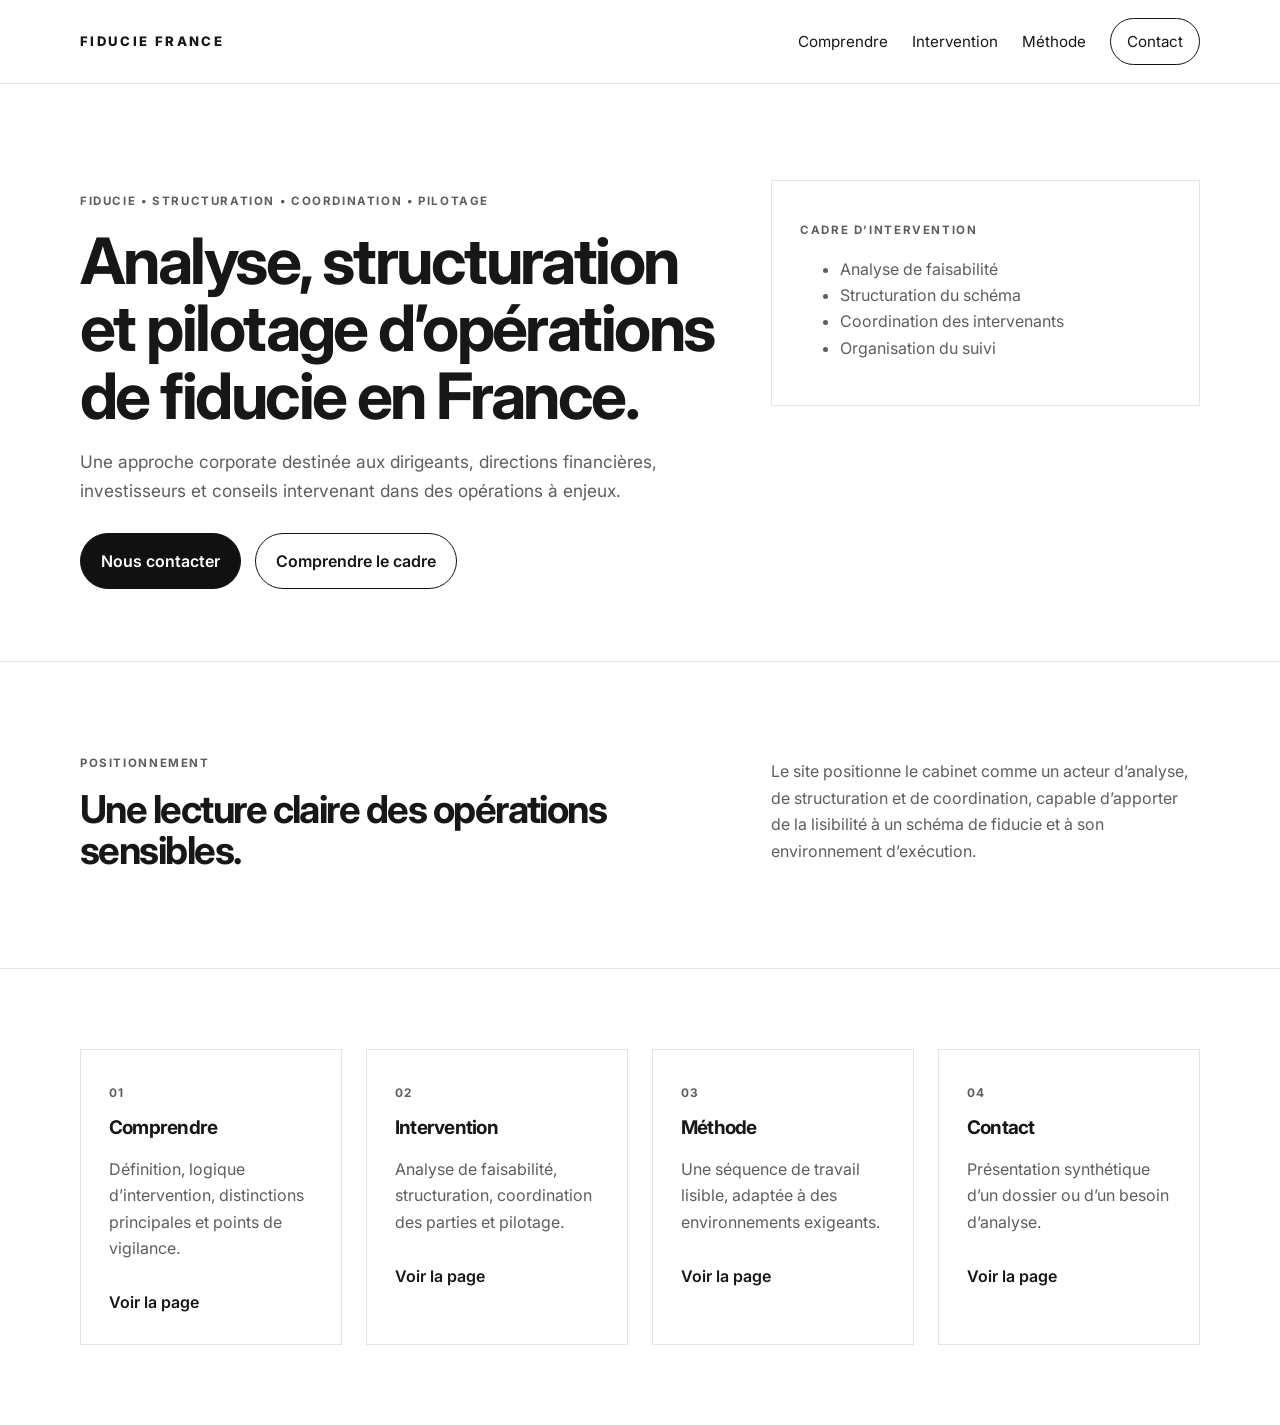
<file: index.html>
<!DOCTYPE html>
<html lang="fr">
<head>
  <meta charset="UTF-8">
  <meta name="viewport" content="width=device-width, initial-scale=1.0">
  <title>Fiducie en France | Analyse, structuration et pilotage</title>
  <meta name="description" content="Accompagnement des dirigeants, directions financières et investisseurs dans l’analyse, la structuration et le pilotage d’opérations de fiducie en France.">
  <link rel="preconnect" href="https://fonts.googleapis.com">
  <link rel="preconnect" href="https://fonts.gstatic.com" crossorigin>
  <link href="https://fonts.googleapis.com/css2?family=Inter:wght@400;500;600;700;800&display=swap" rel="stylesheet">
  <link rel="stylesheet" href="styles.css">
</head>
<body>
  <header class="header">
    <div class="container nav">
      <a class="logo" href="index.html">FIDUCIE FRANCE</a>
      <nav class="menu">
        <a href="comprendre.html">Comprendre</a>
        <a href="intervention.html">Intervention</a>
        <a href="methode.html">Méthode</a>
        <a href="contact.html" class="nav-cta">Contact</a>
      </nav>
    </div>
  </header>

  <main>
    <section class="hero hero-home">
      <div class="container hero-grid">
        <div>
          <p class="kicker">Fiducie • Structuration • Coordination • Pilotage</p>
          <h1>Analyse, structuration et pilotage d’opérations de fiducie en France.</h1>
          <p class="lead">Une approche corporate destinée aux dirigeants, directions financières, investisseurs et conseils intervenant dans des opérations à enjeux.</p>
          <div class="hero-actions">
            <a class="button button-dark" href="contact.html">Nous contacter</a>
            <a class="button button-light" href="comprendre.html">Comprendre le cadre</a>
          </div>
        </div>
        <aside class="panel">
          <p class="section-label">Cadre d’intervention</p>
          <ul>
            <li>Analyse de faisabilité</li>
            <li>Structuration du schéma</li>
            <li>Coordination des intervenants</li>
            <li>Organisation du suivi</li>
          </ul>
        </aside>
      </div>
    </section>

    <section class="section border-top">
      <div class="container intro-grid">
        <div>
          <p class="section-label">Positionnement</p>
          <h2>Une lecture claire des opérations sensibles.</h2>
        </div>
        <div>
          <p>Le site positionne le cabinet comme un acteur d’analyse, de structuration et de coordination, capable d’apporter de la lisibilité à un schéma de fiducie et à son environnement d’exécution.</p>
        </div>
      </div>
    </section>

    <section class="section border-top">
      <div class="container cards-grid">
        <article class="card">
          <span class="card-index">01</span>
          <h3>Comprendre</h3>
          <p>Définition, logique d’intervention, distinctions principales et points de vigilance.</p>
          <a href="comprendre.html" class="text-link">Voir la page</a>
        </article>
        <article class="card">
          <span class="card-index">02</span>
          <h3>Intervention</h3>
          <p>Analyse de faisabilité, structuration, coordination des parties et pilotage.</p>
          <a href="intervention.html" class="text-link">Voir la page</a>
        </article>
        <article class="card">
          <span class="card-index">03</span>
          <h3>Méthode</h3>
          <p>Une séquence de travail lisible, adaptée à des environnements exigeants.</p>
          <a href="methode.html" class="text-link">Voir la page</a>
        </article>
        <article class="card">
          <span class="card-index">04</span>
          <h3>Contact</h3>
          <p>Présentation synthétique d’un dossier ou d’un besoin d’analyse.</p>
          <a href="contact.html" class="text-link">Voir la page</a>
        </article>
      </div>
    </section>
  </main>
</body>
</html>
</file>
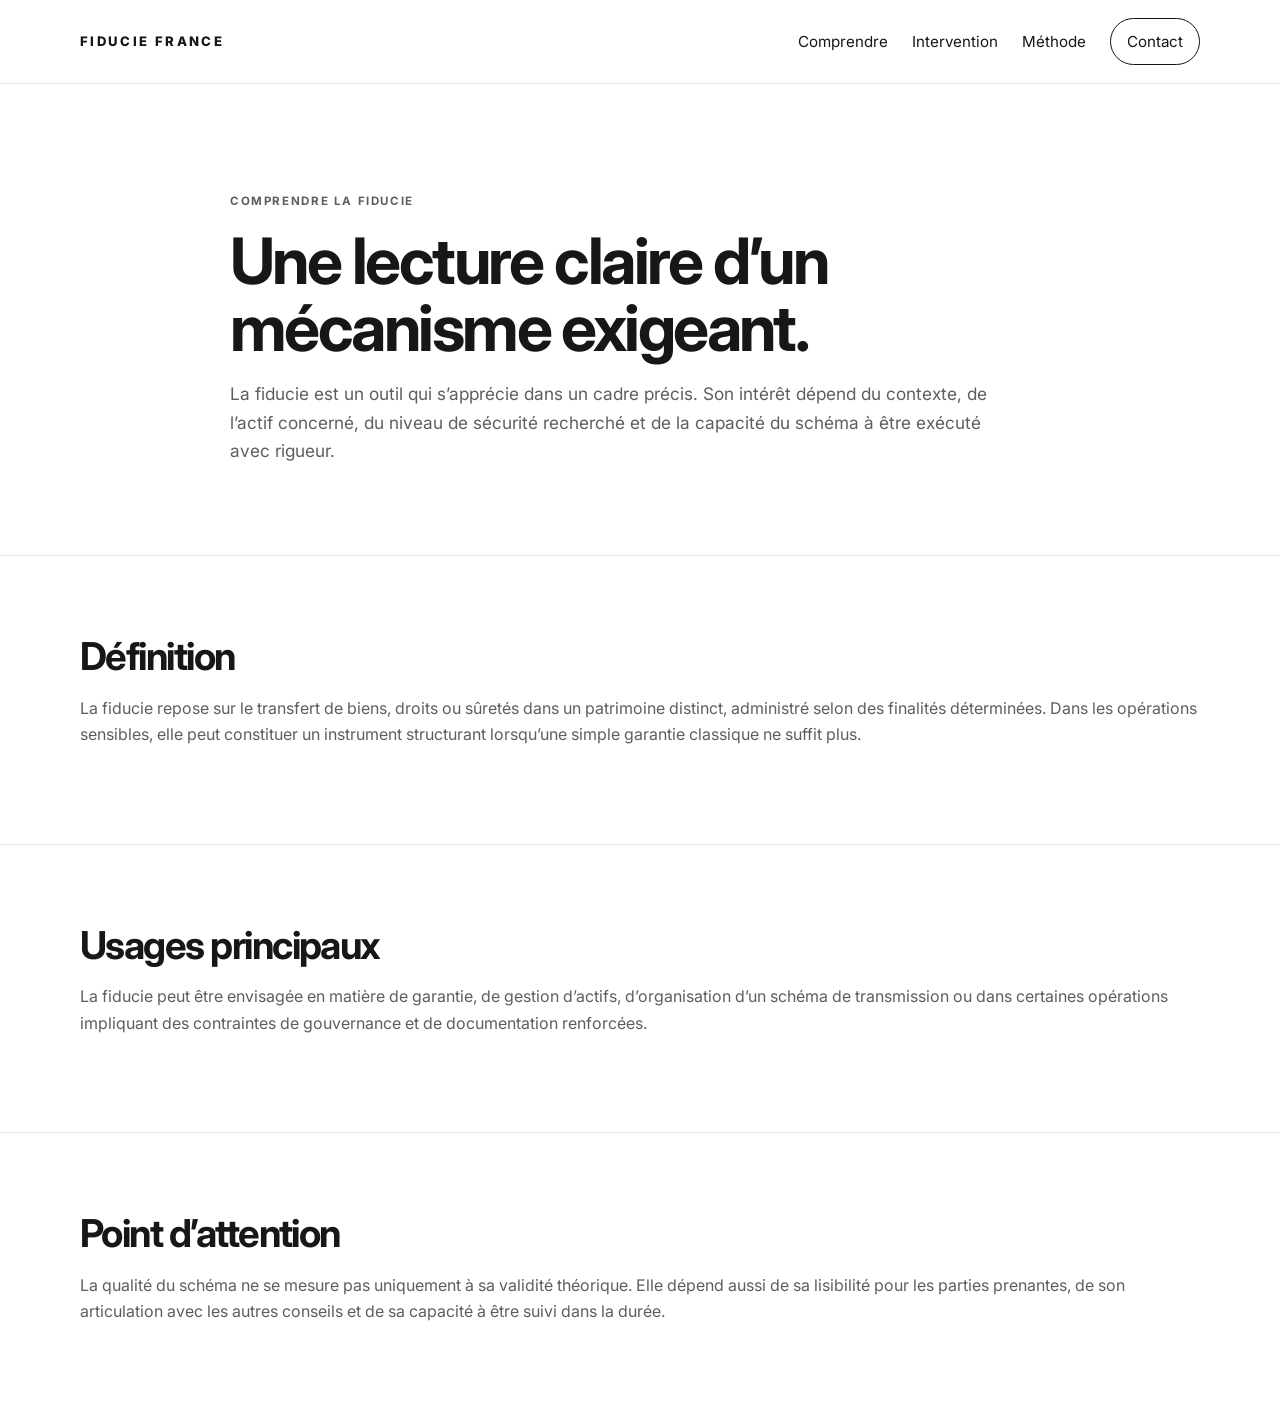
<file: comprendre.html>
<!DOCTYPE html>
<html lang="fr">
<head>
  <meta charset="UTF-8">
  <meta name="viewport" content="width=device-width, initial-scale=1.0">
  <title>Comprendre la fiducie | Fiducie France</title>
  <meta name="description" content="Comprendre la logique de la fiducie, ses usages, ses limites et son intérêt dans les opérations sensibles.">
  <link rel="preconnect" href="https://fonts.googleapis.com">
  <link rel="preconnect" href="https://fonts.gstatic.com" crossorigin>
  <link href="https://fonts.googleapis.com/css2?family=Inter:wght@400;500;600;700;800&display=swap" rel="stylesheet">
  <link rel="stylesheet" href="styles.css">
</head>
<body>
  <header class="header">
    <div class="container nav">
      <a class="logo" href="index.html">FIDUCIE FRANCE</a>
      <nav class="menu">
        <a href="comprendre.html">Comprendre</a>
        <a href="intervention.html">Intervention</a>
        <a href="methode.html">Méthode</a>
        <a href="contact.html" class="nav-cta">Contact</a>
      </nav>
    </div>
  </header>
  <main>
    <section class="page-hero">
      <div class="container narrow">
        <p class="kicker">Comprendre la fiducie</p>
        <h1>Une lecture claire d’un mécanisme exigeant.</h1>
        <p class="lead">La fiducie est un outil qui s’apprécie dans un cadre précis. Son intérêt dépend du contexte, de l’actif concerné, du niveau de sécurité recherché et de la capacité du schéma à être exécuté avec rigueur.</p>
      </div>
    </section>
    <section class="section border-top">
      <div class="container two-col">
        <div>
          <h2>Définition</h2>
        </div>
        <div>
          <p>La fiducie repose sur le transfert de biens, droits ou sûretés dans un patrimoine distinct, administré selon des finalités déterminées. Dans les opérations sensibles, elle peut constituer un instrument structurant lorsqu’une simple garantie classique ne suffit plus.</p>
        </div>
      </div>
    </section>
    <section class="section border-top">
      <div class="container two-col">
        <div>
          <h2>Usages principaux</h2>
        </div>
        <div>
          <p>La fiducie peut être envisagée en matière de garantie, de gestion d’actifs, d’organisation d’un schéma de transmission ou dans certaines opérations impliquant des contraintes de gouvernance et de documentation renforcées.</p>
        </div>
      </div>
    </section>
    <section class="section border-top">
      <div class="container two-col">
        <div>
          <h2>Point d’attention</h2>
        </div>
        <div>
          <p>La qualité du schéma ne se mesure pas uniquement à sa validité théorique. Elle dépend aussi de sa lisibilité pour les parties prenantes, de son articulation avec les autres conseils et de sa capacité à être suivi dans la durée.</p>
        </div>
      </div>
    </section>
  </main>
</body>
</html>
</file>
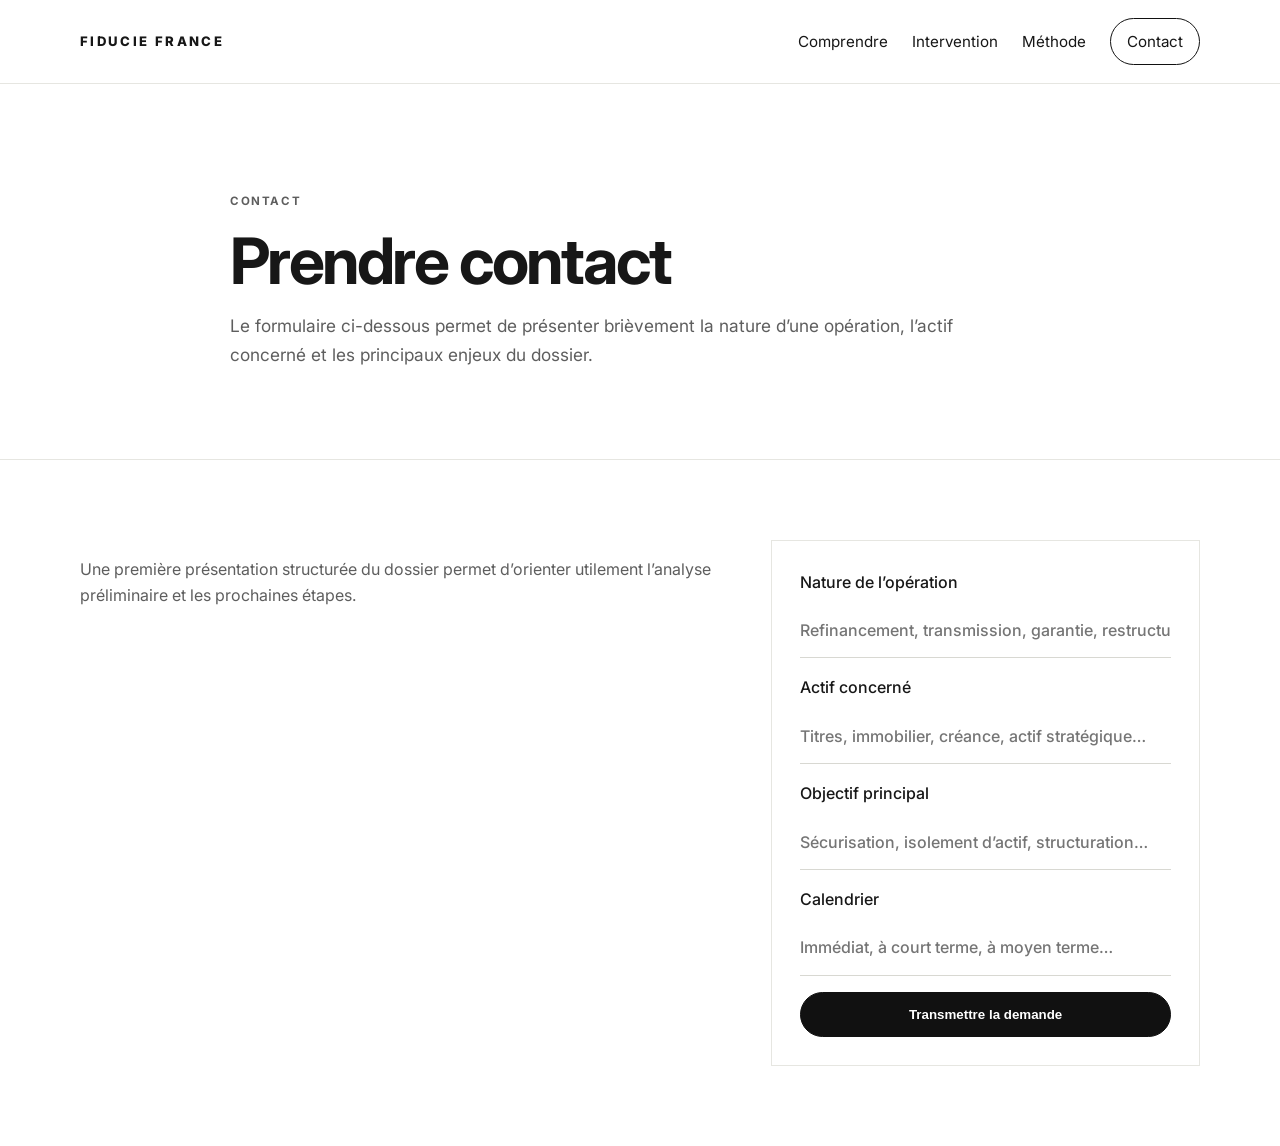
<file: contact.html>
<!DOCTYPE html>
<html lang="fr">
<head>
  <meta charset="UTF-8">
  <meta name="viewport" content="width=device-width, initial-scale=1.0">
  <title>Contact | Fiducie France</title>
  <meta name="description" content="Prendre contact pour présenter un besoin d’analyse, de structuration ou de coordination autour d’une opération de fiducie.">
  <link rel="preconnect" href="https://fonts.googleapis.com">
  <link rel="preconnect" href="https://fonts.gstatic.com" crossorigin>
  <link href="https://fonts.googleapis.com/css2?family=Inter:wght@400;500;600;700;800&display=swap" rel="stylesheet">
  <link rel="stylesheet" href="styles.css">
</head>
<body>
  <header class="header">
    <div class="container nav">
      <a class="logo" href="index.html">FIDUCIE FRANCE</a>
      <nav class="menu">
        <a href="comprendre.html">Comprendre</a>
        <a href="intervention.html">Intervention</a>
        <a href="methode.html">Méthode</a>
        <a href="contact.html" class="nav-cta">Contact</a>
      </nav>
    </div>
  </header>
  <main>
    <section class="page-hero">
      <div class="container narrow">
        <p class="kicker">Contact</p>
        <h1>Prendre contact</h1>
        <p class="lead">Le formulaire ci-dessous permet de présenter brièvement la nature d’une opération, l’actif concerné et les principaux enjeux du dossier.</p>
      </div>
    </section>
    <section class="section border-top">
      <div class="container contact-grid">
        <div>
          <p>Une première présentation structurée du dossier permet d’orienter utilement l’analyse préliminaire et les prochaines étapes.</p>
        </div>
        <form class="form">
          <label>Nature de l’opération<input type="text" placeholder="Refinancement, transmission, garantie, restructuration…"></label>
          <label>Actif concerné<input type="text" placeholder="Titres, immobilier, créance, actif stratégique…"></label>
          <label>Objectif principal<input type="text" placeholder="Sécurisation, isolement d’actif, structuration…"></label>
          <label>Calendrier<input type="text" placeholder="Immédiat, à court terme, à moyen terme…"></label>
          <button type="button" class="button button-dark full">Transmettre la demande</button>
        </form>
      </div>
    </section>
  </main>
</body>
</html>
</file>
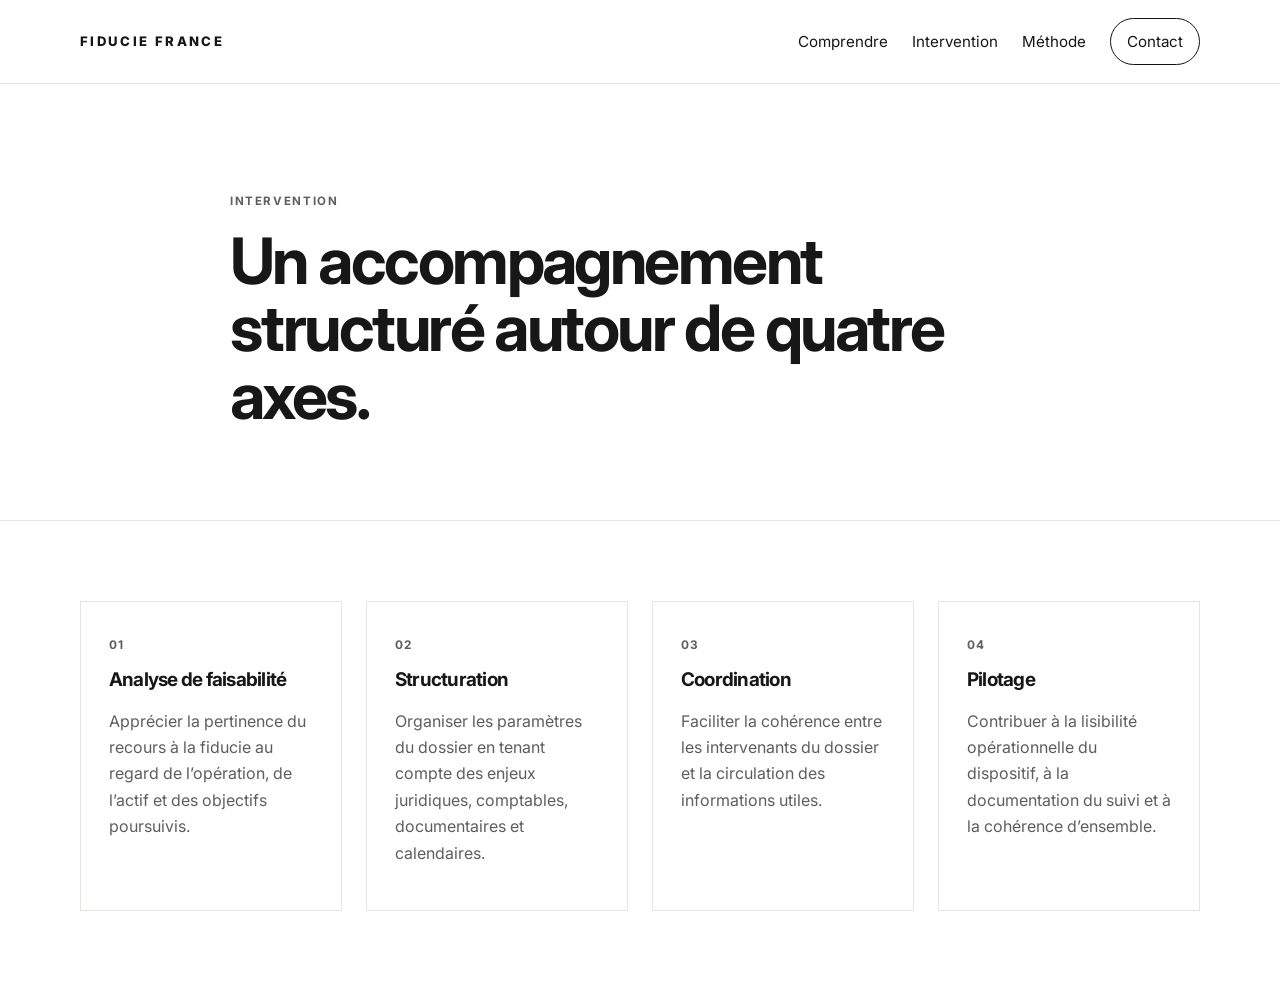
<file: intervention.html>
<!DOCTYPE html>
<html lang="fr">
<head>
  <meta charset="UTF-8">
  <meta name="viewport" content="width=device-width, initial-scale=1.0">
  <title>Domaines d’intervention | Fiducie France</title>
  <meta name="description" content="Analyse de faisabilité, structuration, coordination des intervenants et pilotage d’opérations de fiducie.">
  <link rel="preconnect" href="https://fonts.googleapis.com">
  <link rel="preconnect" href="https://fonts.gstatic.com" crossorigin>
  <link href="https://fonts.googleapis.com/css2?family=Inter:wght@400;500;600;700;800&display=swap" rel="stylesheet">
  <link rel="stylesheet" href="styles.css">
</head>
<body>
  <header class="header">
    <div class="container nav">
      <a class="logo" href="index.html">FIDUCIE FRANCE</a>
      <nav class="menu">
        <a href="comprendre.html">Comprendre</a>
        <a href="intervention.html">Intervention</a>
        <a href="methode.html">Méthode</a>
        <a href="contact.html" class="nav-cta">Contact</a>
      </nav>
    </div>
  </header>
  <main>
    <section class="page-hero">
      <div class="container narrow">
        <p class="kicker">Intervention</p>
        <h1>Un accompagnement structuré autour de quatre axes.</h1>
      </div>
    </section>
    <section class="section border-top">
      <div class="container cards-grid">
        <article class="card">
          <span class="card-index">01</span>
          <h3>Analyse de faisabilité</h3>
          <p>Apprécier la pertinence du recours à la fiducie au regard de l’opération, de l’actif et des objectifs poursuivis.</p>
        </article>
        <article class="card">
          <span class="card-index">02</span>
          <h3>Structuration</h3>
          <p>Organiser les paramètres du dossier en tenant compte des enjeux juridiques, comptables, documentaires et calendaires.</p>
        </article>
        <article class="card">
          <span class="card-index">03</span>
          <h3>Coordination</h3>
          <p>Faciliter la cohérence entre les intervenants du dossier et la circulation des informations utiles.</p>
        </article>
        <article class="card">
          <span class="card-index">04</span>
          <h3>Pilotage</h3>
          <p>Contribuer à la lisibilité opérationnelle du dispositif, à la documentation du suivi et à la cohérence d’ensemble.</p>
        </article>
      </div>
    </section>
  </main>
</body>
</html>
</file>
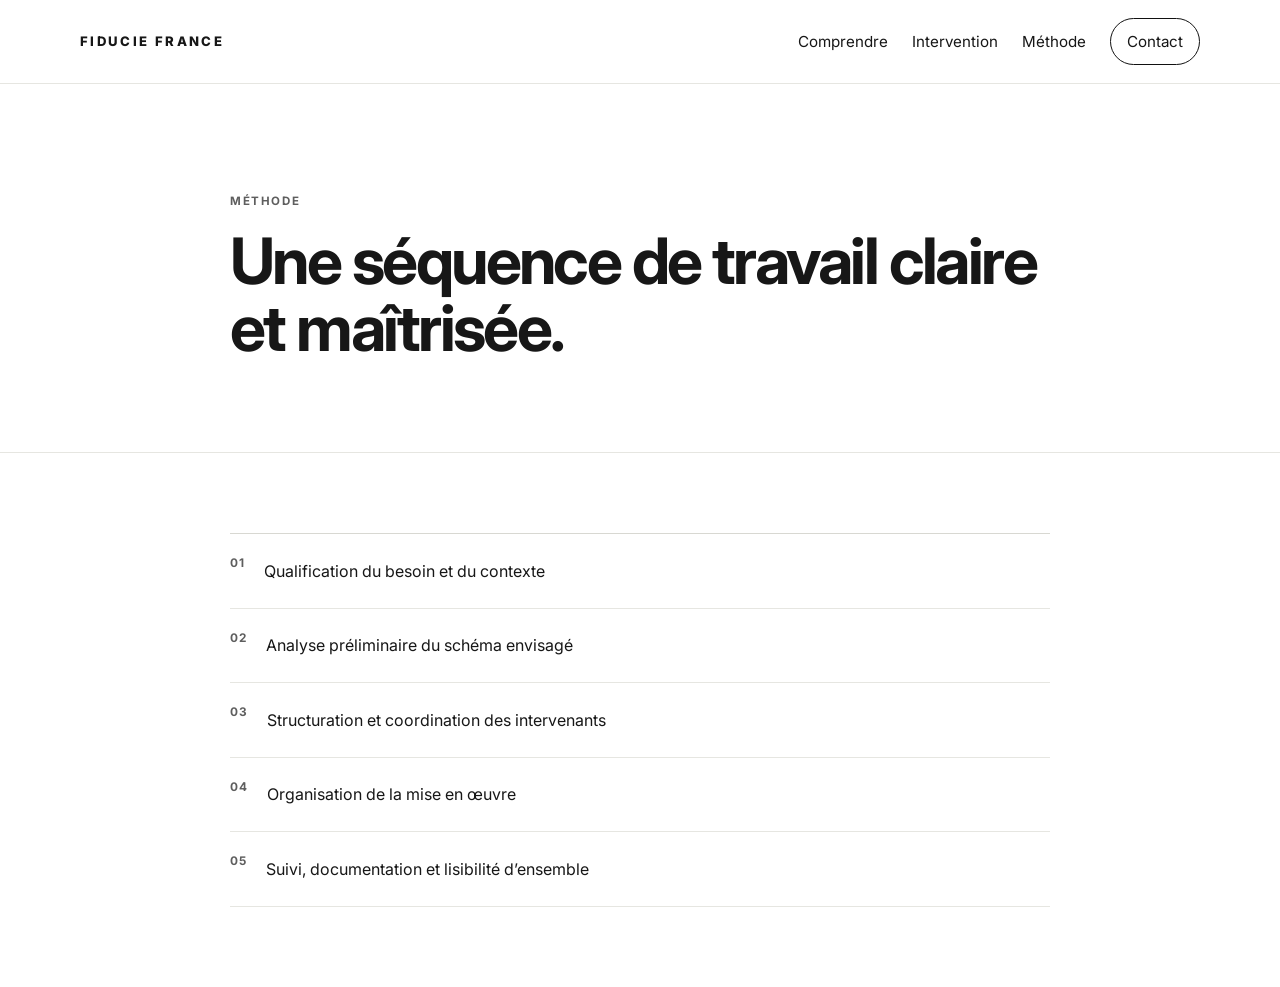
<file: methode.html>
<!DOCTYPE html>
<html lang="fr">
<head>
  <meta charset="UTF-8">
  <meta name="viewport" content="width=device-width, initial-scale=1.0">
  <title>Méthode | Fiducie France</title>
  <meta name="description" content="Une méthode de travail claire et structurée pour l’analyse et le pilotage d’opérations de fiducie.">
  <link rel="preconnect" href="https://fonts.googleapis.com">
  <link rel="preconnect" href="https://fonts.gstatic.com" crossorigin>
  <link href="https://fonts.googleapis.com/css2?family=Inter:wght@400;500;600;700;800&display=swap" rel="stylesheet">
  <link rel="stylesheet" href="styles.css">
</head>
<body>
  <header class="header">
    <div class="container nav">
      <a class="logo" href="index.html">FIDUCIE FRANCE</a>
      <nav class="menu">
        <a href="comprendre.html">Comprendre</a>
        <a href="intervention.html">Intervention</a>
        <a href="methode.html">Méthode</a>
        <a href="contact.html" class="nav-cta">Contact</a>
      </nav>
    </div>
  </header>
  <main>
    <section class="page-hero">
      <div class="container narrow">
        <p class="kicker">Méthode</p>
        <h1>Une séquence de travail claire et maîtrisée.</h1>
      </div>
    </section>
    <section class="section border-top">
      <div class="container narrow">
        <div class="steps">
          <div class="step"><strong>01</strong><span>Qualification du besoin et du contexte</span></div>
          <div class="step"><strong>02</strong><span>Analyse préliminaire du schéma envisagé</span></div>
          <div class="step"><strong>03</strong><span>Structuration et coordination des intervenants</span></div>
          <div class="step"><strong>04</strong><span>Organisation de la mise en œuvre</span></div>
          <div class="step"><strong>05</strong><span>Suivi, documentation et lisibilité d’ensemble</span></div>
        </div>
      </div>
    </section>
  </main>
</body>
</html>
</file>
<file: styles.css>
:root {
  --bg: #ffffff;
  --bg-soft: #f7f7f5;
  --text: #171717;
  --muted: #5e5e5e;
  --line: #e6e6e1;
  --line-strong: #d8d8d2;
  --dark: #111111;
}

* { box-sizing: border-box; }
html { scroll-behavior: smooth; }
body {
  margin: 0;
  font-family: 'Inter', sans-serif;
  color: var(--text);
  background: var(--bg);
  line-height: 1.65;
}

.container {
  width: min(1120px, calc(100% - 56px));
  margin: 0 auto;
}

.narrow {
  max-width: 820px;
}

.header {
  position: sticky;
  top: 0;
  z-index: 20;
  background: rgba(255,255,255,0.96);
  border-bottom: 1px solid var(--line);
  backdrop-filter: blur(10px);
}

.nav {
  display: flex;
  justify-content: space-between;
  align-items: center;
  gap: 24px;
  padding: 18px 0;
}

.logo {
  text-decoration: none;
  color: var(--text);
  font-size: 0.82rem;
  font-weight: 800;
  letter-spacing: 0.18em;
}

.menu {
  display: flex;
  gap: 24px;
  align-items: center;
  flex-wrap: wrap;
}

.menu a {
  text-decoration: none;
  color: var(--text);
  font-size: 0.95rem;
}

.nav-cta {
  padding: 10px 16px;
  border: 1px solid var(--dark);
  border-radius: 999px;
}

.hero,
.page-hero {
  padding: 96px 0 72px;
}

.hero-home {
  background: #fff;
}

.hero-grid,
.intro-grid,
.compare-grid,
.method-grid,
.contact-grid {
  display: grid;
  grid-template-columns: 1.2fr 0.8fr;
  gap: 48px;
  align-items: start;
}

.kicker,
.section-label {
  text-transform: uppercase;
  letter-spacing: 0.14em;
  font-size: 0.72rem;
  font-weight: 700;
  color: var(--muted);
  margin-bottom: 16px;
}

h1, h2, h3 {
  margin: 0 0 18px;
  letter-spacing: -0.04em;
  line-height: 1.06;
}

h1 { font-size: clamp(2.8rem, 5vw, 5.2rem); }
h2 { font-size: clamp(1.9rem, 3vw, 3rem); }
h3 { font-size: 1.18rem; }

.lead,
p, li { color: var(--muted); }
.lead {
  font-size: 1.08rem;
  max-width: 760px;
}

.hero-actions {
  display: flex;
  gap: 14px;
  flex-wrap: wrap;
  margin-top: 28px;
}

.panel,
.card,
.form {
  border: 1px solid var(--line);
  background: #fff;
}

.panel,
.card,
.form {
  padding: 28px;
}

.section {
  padding: 80px 0;
}

.border-top {
  border-top: 1px solid var(--line);
}

.cards-grid {
  display: grid;
  grid-template-columns: repeat(4, 1fr);
  gap: 24px;
}

.card-index,
.step strong {
  display: inline-block;
  margin-bottom: 14px;
  font-size: 0.74rem;
  font-weight: 700;
  letter-spacing: 0.12em;
  text-transform: uppercase;
  color: var(--muted);
}

.text-link {
  display: inline-block;
  margin-top: 12px;
  color: var(--text);
  text-decoration: none;
  font-weight: 600;
}

.steps {
  border-top: 1px solid var(--line-strong);
}

.step {
  display: flex;
  gap: 18px;
  align-items: center;
  padding: 20px 0;
  border-bottom: 1px solid var(--line);
}

.form {
  display: grid;
  gap: 16px;
}

.form label {
  display: grid;
  gap: 8px;
  font-weight: 500;
}

.form input {
  padding: 14px 0;
  border: 0;
  border-bottom: 1px solid var(--line-strong);
  background: transparent;
  font: inherit;
}

.form input:focus {
  outline: none;
  border-bottom-color: var(--dark);
}

.button {
  display: inline-flex;
  align-items: center;
  justify-content: center;
  padding: 14px 20px;
  border-radius: 999px;
  text-decoration: none;
  font-weight: 600;
  border: 1px solid var(--dark);
}

.button-dark {
  background: var(--dark);
  color: #fff;
}

.button-light {
  background: #fff;
  color: var(--text);
}

.full {
  width: 100%;
}

@media (max-width: 920px) {
  .hero-grid,
  .intro-grid,
  .compare-grid,
  .method-grid,
  .contact-grid,
  .cards-grid,
  .nav {
    grid-template-columns: 1fr;
  }

  .nav {
    display: grid;
  }
}
</file>
